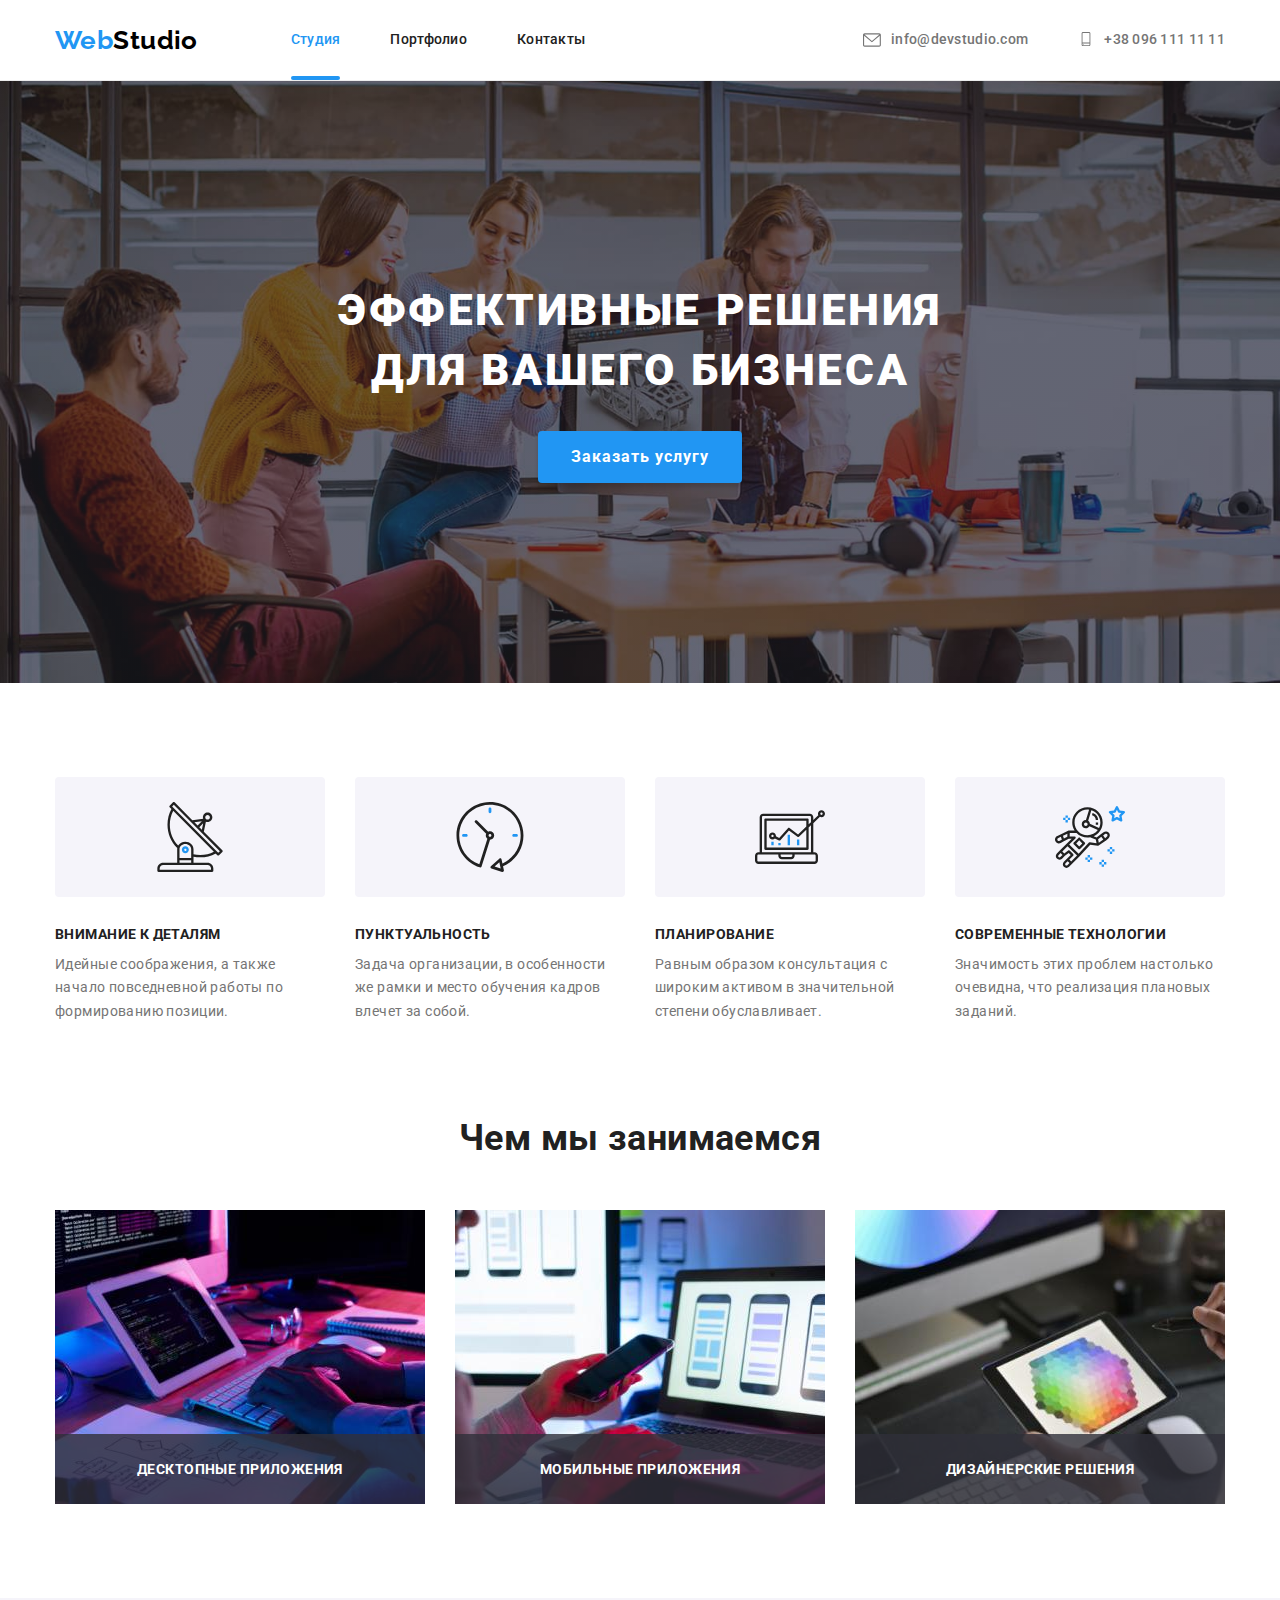
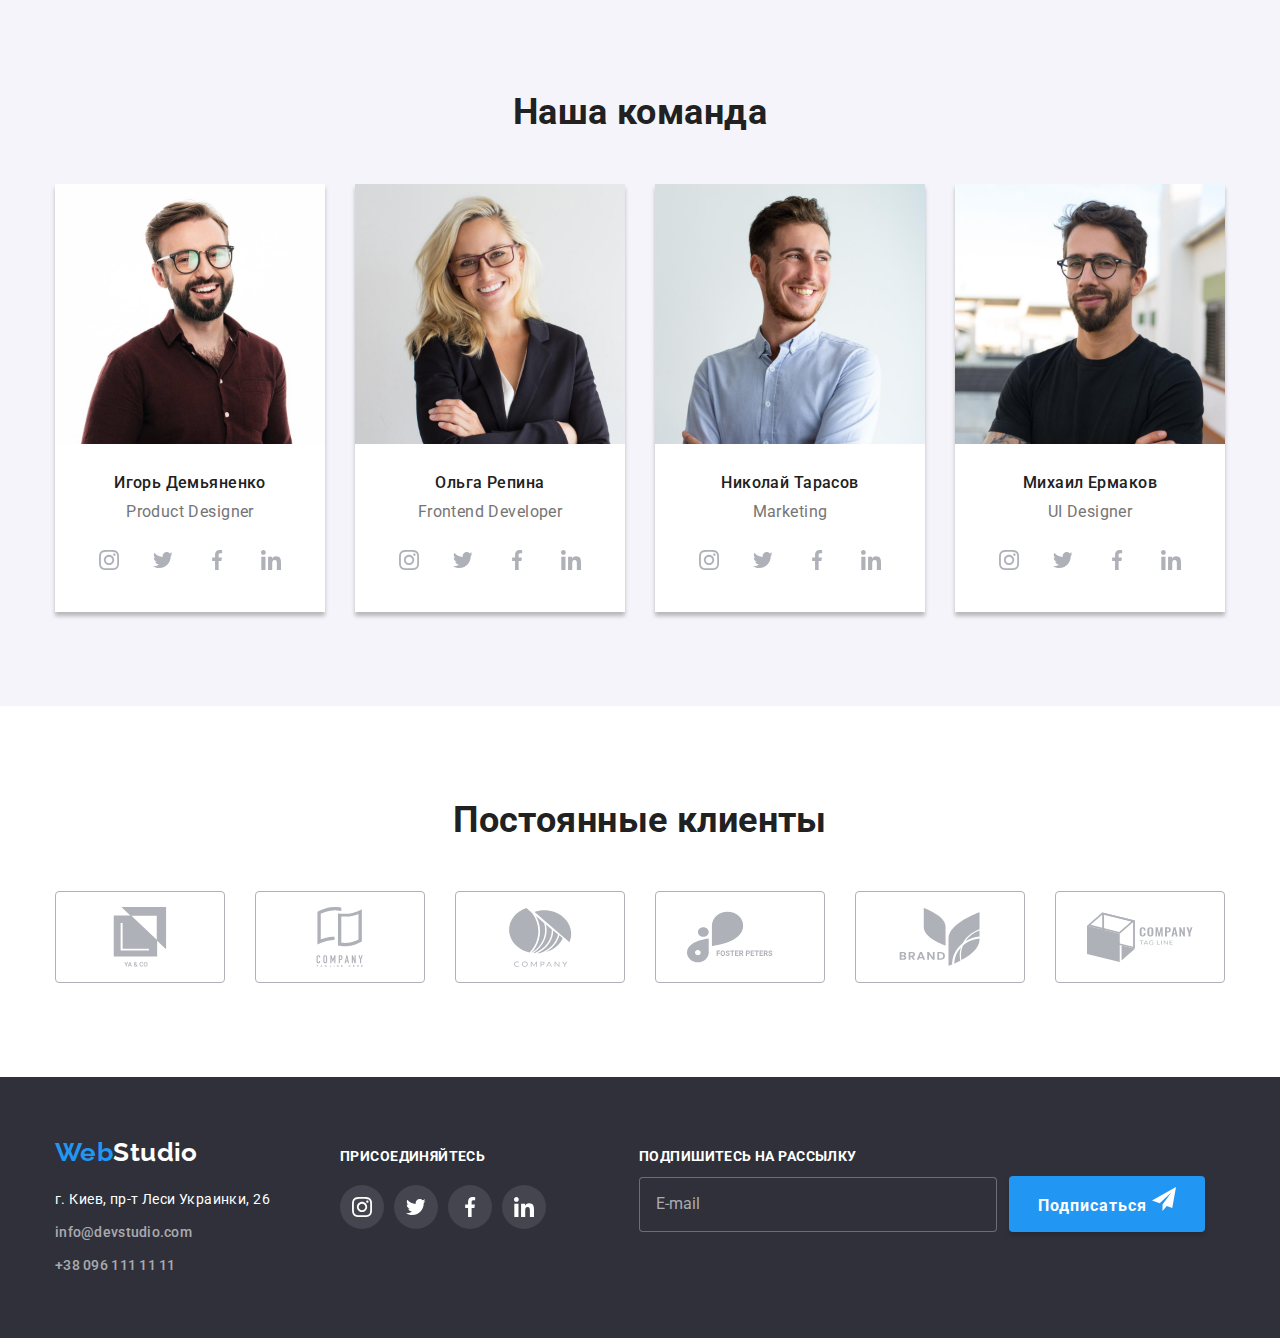
<file: index.html>
<!DOCTYPE html>
<html lang="ru">
<head>
    <meta charset="UTF-8">
    <meta http-equiv="X-UA-Compatible" content="IE=edge">
    <meta name="viewport" content="width=device-width, initial-scale=1.0">
    <link rel="preconnect" href="https://fonts.gstatic.com">
    <link href="https://fonts.googleapis.com/css2?family=Raleway:wght@700&family=Roboto:wght@400;500;700;900&display=swap"
        rel="stylesheet">
        <link rel="stylesheet" href="https://cdnjs.cloudflare.com/ajax/libs/modern-normalize/1.0.0/modern-normalize.min.css">
    <link rel="stylesheet" href="./css/style.css">
    <title>WebStudio</title>
</head>
<body>
    
    <!--HEADER-->
    <header>
        <div class="conteiner cont-head">
                <nav class="navigation">
                    <a href="./index.html" class="logo">
                        <span class="spanlogo">Web</span>Studio
                    </a>
                    <ul class="navigation-list list">
                        <li class="navigation-item"><a href="./index.html " class="nav-link links link activ">Студия</a></li>
                        <li class="navigation-item"><a href="./portfolio.html" class="nav-link links">Портфолио</a></li>
                        <li class="navigation-item"><a href="./index.html" class="nav-link links">Контакты</a></li>
                    </ul>
                </nav>
                    <ul class="link-list list">
                        <li class="item">
                            <a href="mailto:info@devstudio.com"  class="con-link links">
                                <svg class="icon-link" width="18" height="16">
                                    <use href="./img/symbol-defs.svg#envelope"></use>
                                </svg>
                                info@devstudio.com
                            </a>
                        </li>
                        <li class="item">
                            <a href="tel:+380961111111" class="con-link links">
                                <svg class="icon-link" width="16" height="14">
                                    <use href="./img/symbol-defs.svg#smartphone"></use>
                                </svg>
                                +38 096 111 11 11
                            </a>
                        </li>
                    </ul>
            </div>
    </header>
    <main>        
                <!--HERO-->
        <section class="hero">
                        <h1 class="hero-title title">Эффективные решения<br> для вашего бизнеса</h1>
                        
                        <button type="button" class="hero-btn" data-modal-open>Заказать услугу</button>
        </section>       
                <!--RULES-->
        <section class="rules">
                    <div class="conteiner">
                        <h2 class="visually-hidden">Правила ведення бызнесу</h2>
                        <ul class="rules-list list">
                            <li class="rules-item">
                                <div class="rules-box">
                                    <svg class="icon-rules">
                                        <use href="./img/symbol-defs.svg#antenna"></use>
                                    </svg>
                                </div>
                                <h3 class="rules-title title">Внимание к деталям</h3>
                                    <p class="rules-about">Идейные соображения, а также начало повседневной работы по формированию позиции.</p>
                            </li>
                            <li class="rules-item">
                                <div class="rules-box">
                                    <svg class="icon-rules">
                                        <use href="./img/symbol-defs.svg#clock"></use>
                                    </svg>
                                </div>
                                <h3 class="rules-title title">Пунктуальность</h3>
                                    <p class="rules-about">Задача организации, в особенности же рамки и место обучения кадров влечет за собой.</p>
                            </li>
                            <li class="rules-item">
                                <div class="rules-box">
                                    <svg class="icon-rules">
                                        <use href="./img/symbol-defs.svg#diagram"></use>
                                    </svg>
                                </div>
                                <h3 class="rules-title title">Планирование</h3>
                                    <p class="rules-about"> Равным образом консультация с широким активом в значительной степени обуславливает.</p>
                            </li>
                            <li class="rules-item">
                                <div class="rules-box">
                                    <svg class="icon-rules">
                                        <use href="./img/symbol-defs.svg#astronaut" ></use>
                                    </svg>
                                </div>
                                <h3 class="rules-title title">Современные технологии</h3>
                                    <p class="rules-about">Значимость этих проблем настолько очевидна, что реализация плановых заданий.</p>
                            </li>
                        </ul>
                    </div>
        </section>
                <!--WHAT WE DO-->
        <section class="what-we-do">
                    <div class="conteiner">
                        <h2 class="what-title title">Чем мы занимаемся</h2>
                        <ul class="what-list list">
                            <li class="what-item">
                                    <img src="./img/komp.jpg" alt="компютер" width="370" class="what-img">
                                    <p class="what-about">Десктопные приложения</p>
                            </li>
                            <li class="what-item">
                                <img src="./img/tel.jpg" alt="телефон" width="370" class="what-img">
                                <p class="what-about">Мобильные приложения</p>
                            </li>
                            <li class="what-item">
                                <img src="./img/tablet.jpg" alt="планшет" width="370" class="what-img">
                                <p class="what-about">Дизайнерские решения</p>
                            </li>
                        </ul>
                    </div>
        </section>
                <!--OUR TEAM--> 
        <section class="our-team">
                    <div class="conteiner">
                        <h2 class="our-team-title title">Наша команда</h2>
                        <ul class="our-team-list list">
                            <li class="our-team-item">
                                <img src="./img/igor.jpg" alt="фото Игор Демьяненко" width="270" height="260" class="foto">
                                <div class="our-team-box">
                                    <h3 class="our-team-name title">Игорь Демьяненко</h3>
                                    <p class="our-team-work">Product Designer</p>
                                    <ul class="social-list list">
                                        <li class="social-list-item">
                                            <a href="" class="social-link links">
                                                <svg class="social-icon">
                                                    <use href="./img/symbol-defs.svg#instagram"></use>
                                                </svg>
                                            </a>
                                        </li>
                                        <li class="social-list-item">
                                            <a href="" class="social-link links">
                                                <svg class="social-icon">
                                                    <use href="./img/symbol-defs.svg#twiter"></use>
                                                </svg>
                                            </a>
                                        </li>
                                        <li class="social-list-item">
                                            <a href="" class="social-link links">
                                                <svg class="social-icon">
                                                    <use href="./img/symbol-defs.svg#facebook"></use>
                                                </svg>
                                            </a>
                                        </li>
                                        <li class="social-list-item">
                                            <a href="" class="social-link links">
                                                <svg class="social-icon">
                                                    <use href="./img/symbol-defs.svg#linkedin"></use>
                                                </svg>
                                            </a>
                                        </li>
                                    </ul>
                                </div>
                            </li>
                            <li class="our-team-item">
                                <img src="./img/olga.jpg" alt="фото Ольга Репина" width="270" height="260" class="foto">
                                <div class="our-team-box">
                                    <h3 class="our-team-name title">Ольга Репина</h3>
                                    <p class="our-team-work">Frontend Developer</p>
                                    <ul class="social-list list">
                                        <li class="social-list-item">
                                            <a href="" class="social-link links">
                                                <svg class="social-icon">
                                                    <use href="./img/symbol-defs.svg#instagram"></use>
                                                </svg>
                                            </a>
                                        </li>
                                        <li class="social-list-item">
                                            <a href="" class="social-link links">
                                                <svg class="social-icon">
                                                    <use href="./img/symbol-defs.svg#twiter"></use>
                                                </svg>
                                            </a>
                                        </li>
                                        <li class="social-list-item">
                                            <a href="" class="social-link links">
                                                <svg class="social-icon">
                                                    <use href="./img/symbol-defs.svg#facebook"></use>
                                                </svg>
                                            </a>
                                        </li>
                                        <li class="social-list-item">
                                            <a href="" class="social-link links">
                                                <svg class="social-icon">
                                                    <use href="./img/symbol-defs.svg#linkedin"></use>
                                                </svg>
                                            </a>
                                        </li>
                                    </ul>
                                </div>
                            </li>
                            <li class="our-team-item">
                                <img src="./img/nikolaj.jpg" alt="фото Николай Тарасов" width="270" height="260" class="foto">
                                <div class="our-team-box">
                                    <h3 class="our-team-name title">Николай Тарасов</h3>
                                    <p class="our-team-work">Marketing</p>
                                    <ul class="social-list list">
                                        <li class="social-list-item">
                                            <a href="" class="social-link links">
                                                <svg class="social-icon">
                                                    <use href="./img/symbol-defs.svg#instagram"></use>
                                                </svg>
                                            </a>
                                        </li>
                                        <li class="social-list-item">
                                            <a href="" class="social-link links">
                                                <svg class="social-icon">
                                                    <use href="./img/symbol-defs.svg#twiter"></use>
                                                </svg>
                                            </a>
                                        </li>
                                        <li class="social-list-item">
                                            <a href="" class="social-link links">
                                                <svg class="social-icon">
                                                    <use href="./img/symbol-defs.svg#facebook"></use>
                                                </svg>
                                            </a>
                                        </li>
                                        <li class="social-list-item">
                                            <a href="" class="social-link links">
                                                <svg class="social-icon">
                                                    <use href="./img/symbol-defs.svg#linkedin"></use>
                                                </svg>
                                            </a>
                                        </li>
                                    </ul>
                                </div>
                            </li>
                            <li class="our-team-item">
                                <img src="./img/mihail.jpg" alt="фото Михаил Ермаков" width="270" height="260" class="foto">
                                <div class="our-team-box">
                                    <h3 class="our-team-name title">Михаил Ермаков</h3>
                                    <p class="our-team-work">UI Designer</p>
                                    <ul class="social-list list">
                                        <li class="social-list-item">
                                            <a href="" class="social-link links">
                                                <svg class="social-icon">
                                                    <use href="./img/symbol-defs.svg#instagram"></use>
                                                </svg>
                                            </a>
                                        </li>
                                        <li class="social-list-item">
                                            <a href="" class="social-link links">
                                                <svg class="social-icon">
                                                    <use href="./img/symbol-defs.svg#twiter"></use>
                                                </svg>
                                            </a>
                                        </li>
                                        <li class="social-list-item">
                                            <a href="" class="social-link links">
                                                <svg class="social-icon">
                                                    <use href="./img/symbol-defs.svg#facebook"></use>
                                                </svg>
                                            </a>
                                        </li>
                                        <li class="social-list-item">
                                            <a href="" class="social-link links">
                                                <svg class="social-icon">
                                                    <use href="./img/symbol-defs.svg#linkedin"></use>
                                                </svg>
                                            </a>
                                        </li>
                                    </ul>
                                </div>
                            </li>
                        </ul>
                    </div>
        </section>
        <!-- Regular Custumers -->
        <section class="customer">
            <div class="conteiner">
            <h2 class="customer-title title">Постоянные клиенты</h2>
            <ul class="customers-list list">
                <li class="customers-item">
                    <a href="/" class="customers-link">
                        <svg class="customers-icon">
                            <use href="./img/symbol-defs.svg#yaandgo"></use>
                        </svg>
                    </a>
                </li>
                <li class="customers-item">
                    <a href="/" class="customers-link">
                        <svg class="customers-icon">
                            <use href="./img/symbol-defs.svg#companitag"></use>
                        </svg>
                    </a>
                </li>
                <li class="customers-item">
                    <a href="/" class="customers-link">
                        <svg class="customers-icon">
                            <use href="./img/symbol-defs.svg#company"></use>
                        </svg>
                    </a>
                </li>
                <li class="customers-item">
                    <a href="/" class="customers-link">
                        <svg class="customers-icon">
                            <use href="./img/symbol-defs.svg#foster"></use>
                        </svg>
                    </a>
                </li>
                <li class="customers-item">
                    <a href="/" class="customers-link">
                        <svg class="customers-icon">
                            <use href="./img/symbol-defs.svg#brand"></use>
                        </svg>
                    </a>
                </li>
                <li class="customers-item">
                    <a href="/" class="customers-link">
                        <svg class="customers-icon">
                            <use href="./img/symbol-defs.svg#tag"></use>
                        </svg>
                    </a>
                </li>
            </ul>
            </div>
        </section>
    </main>
        <!--подвал-->
    <footer class="basement ">
        <div class=" basement-box conteiner">
        <div class="">
                <a href="/" class="logo basement-logo">
                    <span class="spanlogo">Web</span>Studio
                </a>
                <address class="ft-adres">
                    <p class="adres">г. Киев, пр-т Леси Украинки, 26</p>
                    <ul class="list">
                        <li class="ft-item"><a href="mailto:info@devstudio.com" class="links foot-link mail">info@devstudio.com</a></li>
                        <li><a href="tel:+380961111111" class="links foot-link">+38 096 111 11 11</a></li>
                    </ul>
                </address>
        </div>
            <div class="join">
                    <h3 class="title join-title">присоединяйтесь</h3>
                    <ul class="list join-list social-list">
                        <li class="join-item">
                            <a href="/" class="join-link social-link">
                                <svg class="join-icon social-icon">
                                    <use href="./img/symbol-defs.svg#instagram"></use>
                                </svg>
                             </a>
                        </li>
                        <li class="join-item ">
                            <a href="/" class="join-link social-link">
                                <svg class="join-icon social-icon">
                                    <use href="./img/symbol-defs.svg#twiter"></use>
                                </svg>
                            </a>
                        </li>
                        <li class="join-item">
                            <a href="/" class="join-link social-link">
                                <svg class="join-icon social-icon">
                                    <use href="./img/symbol-defs.svg#facebook"></use>
                                </svg>
                            </a>
                        </li>
                        <li class="join-item" >
                            <a href="/" class="join-link social-link">
                                <svg class="join-icon social-icon">
                                    <use href="./img/symbol-defs.svg#linkedin"></use>
                                </svg>
                            </a>
                        </li>
                    </ul>
            </div>
            <div class="footer-mail">
                <h3 class="footer-mail-title">Подпишитесь на рассылку</h3>
                <form action="#" method="GET" class="footer-form">
                <input type="email" name="user-mail" placeholder="E-mail" class="footer-input">
                <button type="submit" class="footer-button">
                    Подписаться 
                    <svg class="footer-button-icon">
                        <use href="./img/symbol-defs.svg#icon-send"></use>
                    </svg>
                </button>
                </form>
            </div>
        </div>
    </footer>
    <div class="backdrob is-hidden" data-modal>
        <div class="modal">
            <button type="button" data-modal-close class="modal-close-bt">
                <svg class="modal-icon">
                    <use href="./img/symbol-defs.svg#close"></use>
                </svg>
            </button>
            <form action="#" method="GET" class="modal-form">
                <p class="form-about">Оставьте свои данные, мы вам перезвоним</p>
                        <label class="form-label">
                            Имя
                        <span class="form-input-span">
                            <input type="text" class="form-input" name="name" required minlength="2">
                            <svg class="input-icon">
                                <use href="./img/symbol-defs.svg#person-black"></use>
                            </svg>
                        </span>
                        </label>

                        <label class="form-label">
                            Телефон
                        <span class="form-input-span">
                            <input type="tel" class="form-input" name="phone" required pattern="[+][0-9]{11}" title="+38093111111">
                            <svg class="input-icon">
                                <use href="./img/symbol-defs.svg#phone-black"></use>
                            </svg>
                        </span>
                        </label>
                    
                        <label class="form-label">
                            Почта
                        <span class="form-input-span">
                            <input type="email" class="form-input" name="mail" required>
                            <svg class="input-icon">
                                <use href="./img/symbol-defs.svg#email-black"></use>
                            </svg>
                        </span>
                        </label>

                        <label class="form-label-textarea">
                        Комментарий
                        <textarea name="user-message" class="form-textarea" placeholder="Введите текст"></textarea>
                        </label>
                        
                        <label for="policy" class="form-checkbox-policy">
                        <input type="checkbox" name="policy" class="form-checkbox  visually-hidden" id="policy" required>
                        <svg class="checkbox-icon">
                            <use href="./img/Vector.svg"></use>
                        </svg>
                        Соглашаюсь с рассылкой и принимаю 
                            <a class="form-policy-link" href="">Условия договора</a>
                        </label>
                        
                        <button type="submit" class="hero-btn form-btn">Отправить</button>
                
            </form>
        </div>
    </div>
    <script src="./js/modal.js"></script>
</body>
</html>
</file>
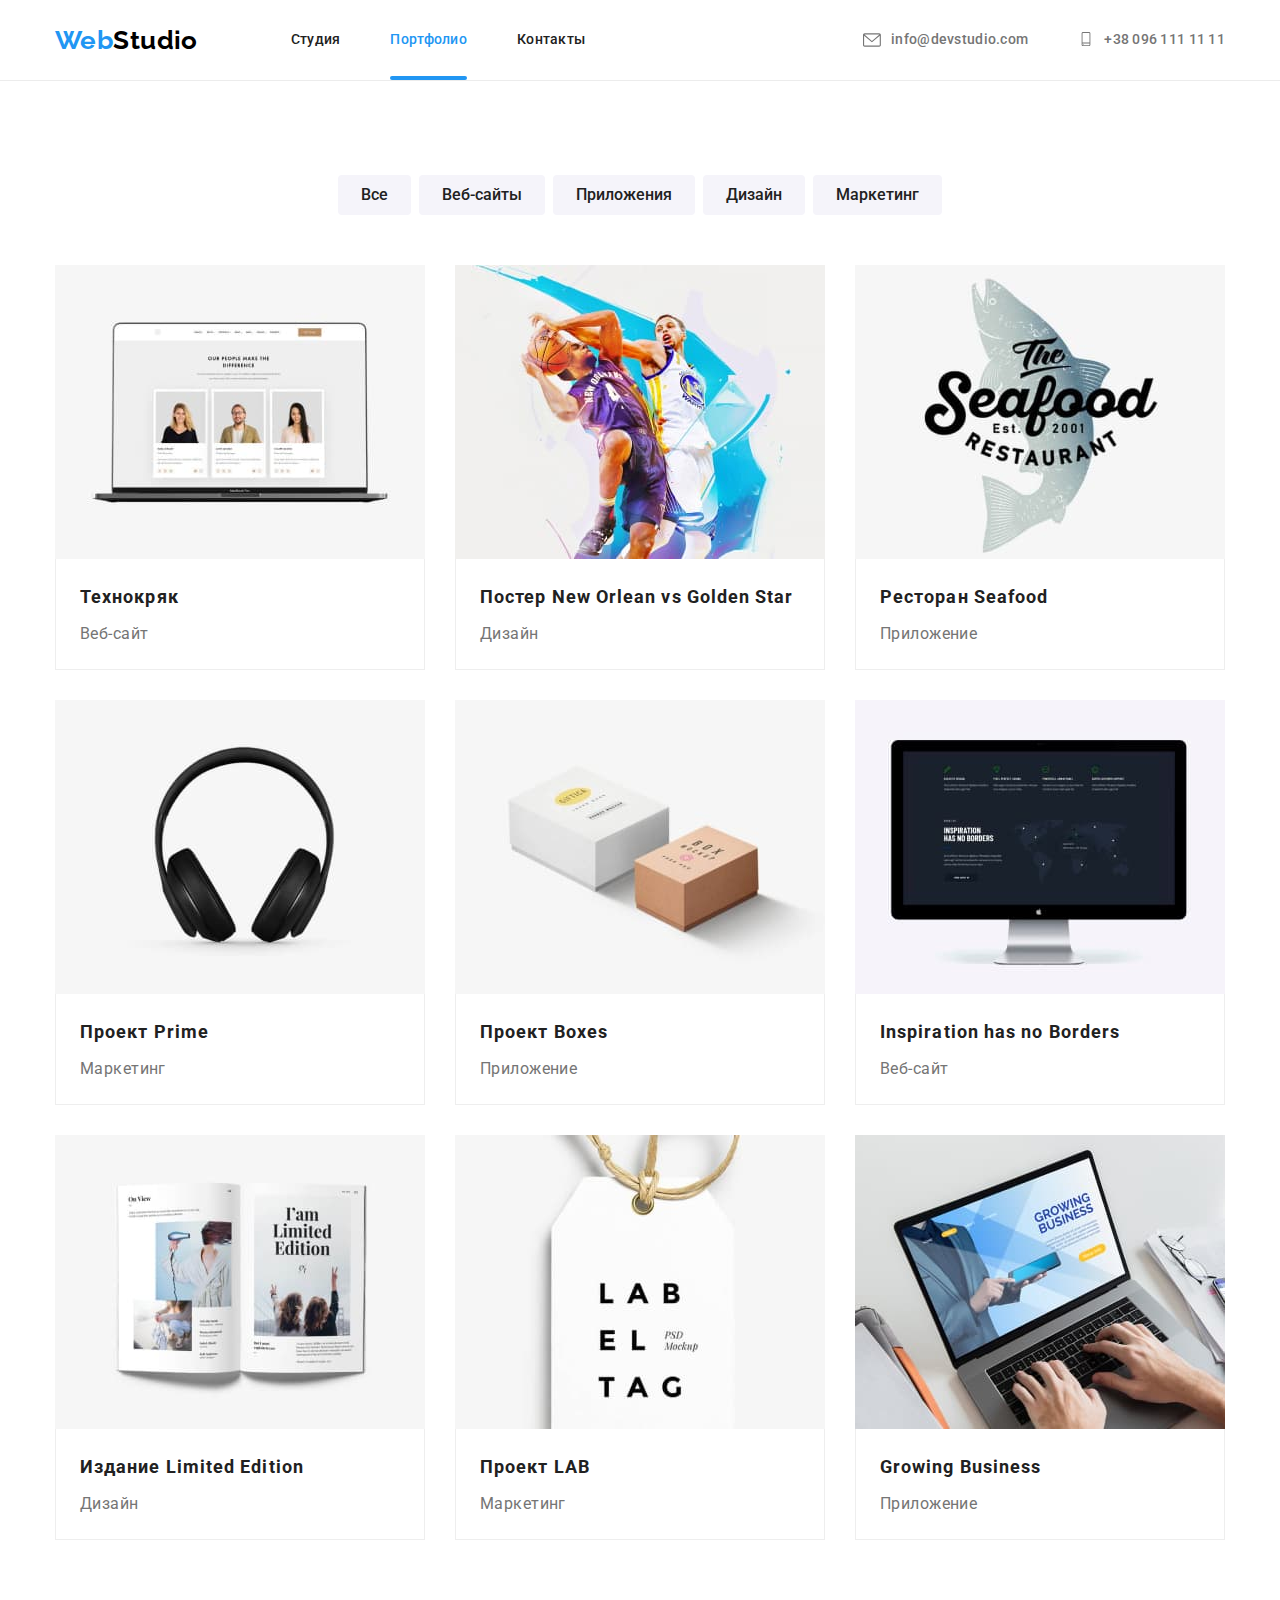
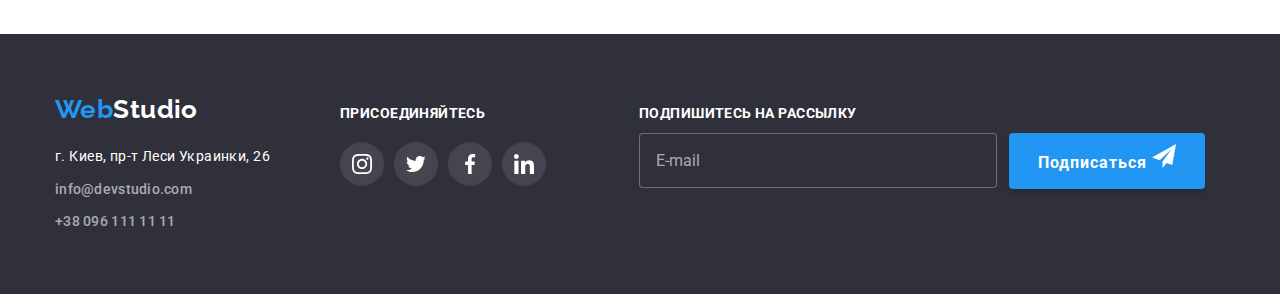
<file: portfolio.html>
<!DOCTYPE html>
<html lang="ru">
<head>
    <meta charset="UTF-8">
    <meta http-equiv="X-UA-Compatible" content="IE=edge">
    <meta name="viewport" content="width=device-width, initial-scale=1.0">
    <link rel="preconnect" href="https://fonts.gstatic.com">
    <link href="https://fonts.googleapis.com/css2?family=Raleway:wght@700&family=Roboto:wght@400;500;700;900&display=swap"
        rel="stylesheet">
       <link rel="stylesheet" href="https://cdnjs.cloudflare.com/ajax/libs/modern-normalize/1.0.0/modern-normalize.min.css">
    <link rel="stylesheet" href="./css/style.css">
    <title>Portfolio</title>
</head>
<body class="page">
        <!--шапка-->
    <header>
        <div class="conteiner cont-head">
            <nav class="navigation">
                <a href="./index.html" class="logo">
                    <span class="spanlogo">Web</span>Studio
                </a>
                <ul class="navigation-list list">
                    <li class="navigation-item"><a href="./index.html " class="nav-link links ">Студия</a></li>
                    <li class="navigation-item"><a href="./portfolio.html" class="nav-link links link activ">Портфолио</a></li>
                    <li class="navigation-item"><a href="./index.html" class="nav-link links">Контакты</a></li>
                </ul>
            </nav>
            <ul class="link-list list">
                <li class="item">
                    <a href="mailto:info@devstudio.com" class="con-link links">
                        <svg class="icon-link" width="18" height="16">
                            <use href="./img/symbol-defs.svg#envelope"></use>
                        </svg>
                        info@devstudio.com
                    </a>
                </li>
                <li class="item">
                    <a href="tel:+380961111111" class="con-link links">
                        <svg class="icon-link" width="16" height="14">
                            <use href="./img/symbol-defs.svg#smartphone"></use>
                        </svg>
                        +38 096 111 11 11
                    </a>
                </li>
            </ul>
        </div>
    </header>
        
            <!--PORTFOLIO-->
            <section class="filters">
                <div class="conteiner">
                    <h1 class="visually-hidden">Портфолио</h1>
                    <h2 class="visually-hidden">Фільтри</h2>
                    <ul class="filters-list list">
                        <li class="filters-item">
                            <button type="button" class="filters-btn">Все</button>
                        </li>
                        <li class="filters-item">
                            <button type="button" class="filters-btn">Веб-сайты</button>
                        </li>
                        <li class="filters-item">
                            <button type="button" class="filters-btn">Приложения</button>
                        </li>
                        <li class="filters-item">
                            <button type="button" class="filters-btn">Дизайн</button>
                        </li>
                        <li class="filters-item">
                            <button type="button" class="filters-btn">Маркетинг</button>
                        </li>
                    </ul>
                    <ul class="gallery list ">
                        <li class="gallery-item">
                            <a href="/" class="gallery-link">
                                <div class="gallery-overlay-box">
                                    <img src="./img/tehkrjak.jpg" alt="ноутбук" width="370" height="294" class="poster">
                                    <p class="overlay">
                                        Технокряк это современная площадка распространения коронавируса. Компании используют эту платформу для цифрового
                                        шпионажа и атак на защищённые сервера конкурентов.
                                    </p>
                                </div>
                                    <div class="gallery-box">
                                        <h3 class="gallery-title title">Технокряк</h3>
                                        <p class="gallery-about">Веб-сайт</p>
                                    </div>
                            </a>
                        </li>
                        <li class="gallery-item">
                            <a href="/" class="gallery-link">
                                <div class="gallery-overlay-box">
                                    <img src="./img/new-orlean.jpg" alt="постер" width="370" height="294" class="poster">
                                    <p class="overlay">
                                        Технокряк это современная площадка распространения коронавируса. Компании используют эту платформу для цифрового
                                        шпионажа и атак на защищённые сервера конкурентов.
                                    </p>
                                </div>
                                    <div class="gallery-box">
                                        <h3 class="gallery-title title">Постер <span lang="en">New Orlean vs Golden Star</span></h3>
                                        <p class="gallery-about">Дизайн</p>
                                    </div>
                            </a>
                        </li>
                        <li class="gallery-item">
                            <a href="/" class="gallery-link">
                                <div class="gallery-overlay-box">
                                    <img src="./img/seafood.jpg" alt="логотип ресторана" width="370" height="294" class="poster">
                                    <p class="overlay">
                                        Технокряк это современная площадка распространения коронавируса. Компании используют эту платформу для цифрового
                                        шпионажа и атак на защищённые сервера конкурентов.
                                    </p>
                                </div>
                                    <div class="gallery-box">
                                        <h3 class="gallery-title title">Ресторан <span lang="en">Seafood</span></h3>
                                        <p class="gallery-about">Приложение</p>
                                    </div>
                            </a>
                        </li>
                        <li class="gallery-item">
                            <a href="/" class="gallery-link">
                                <div class="gallery-overlay-box">
                                    <img src="./img/prime.jpg" alt="наушники" width="370" height="294" class="poster">
                                    <p class="overlay">
                                        Технокряк это современная площадка распространения коронавируса. Компании используют эту платформу для цифрового
                                        шпионажа и атак на защищённые сервера конкурентов.
                                    </p>
                                </div>
                                
                                    <div class="gallery-box">
                                        <h3 class="gallery-title title">Проект <span lang="en">Prime</span></h3>
                                        <p class="gallery-about">Маркетинг</p>
                                    </div>
                            </a>
                        </li>
                        <li class="gallery-item">
                            <a href="/" class="gallery-link">
                                <div class="gallery-overlay-box">
                                    <img src="./img/boxes.jpg" alt="дві коробки" width="370" height="294" class="poster">
                                    <p class="overlay">
                                        Технокряк это современная площадка распространения коронавируса. Компании используют эту платформу для цифрового
                                        шпионажа и атак на защищённые сервера конкурентов.
                                    </p>
                                </div>
                                    <div class="gallery-box">
                                        <h3 class="gallery-title title">Проект <span lang="en">Boxes</span></h3>
                                        <p class="gallery-about">Приложение</p>
                                    </div>
                            </a>
                        </li>
                        <li class="gallery-item">
                            <a href="/" class="gallery-link">
                                <div class="gallery-overlay-box">
                                    <img src="./img/borders.jpg" alt="компютер" width="370" height="294" class="poster">
                                    <p class="overlay">
                                        Технокряк это современная площадка распространения коронавируса. Компании используют эту платформу для цифрового
                                        шпионажа и атак на защищённые сервера конкурентов.
                                    </p>
                                </div>
                                    <div class="gallery-box">
                                        <h3 class="gallery-title title"><span lang="en">Inspiration has no Borders</span></h3>
                                        <p class="gallery-about">Веб-сайт</p>
                                    </div>
                            </a>
                        </li>
                        <li class="gallery-item">
                            <a href="/" class="gallery-link">
                                <div class="gallery-overlay-box">
                                    <img src="./img/limited-edition.jpg" alt="книга" width="370" height="294" class="poster">
                                    <p class="overlay">
                                        Технокряк это современная площадка распространения коронавируса. Компании используют эту платформу для цифрового
                                        шпионажа и атак на защищённые сервера конкурентов.
                                    </p>
                                </div>
                                    <div class="gallery-box">
                                        <h3 class="gallery-title title">Издание <span lang="en">Limited Edition</span></h3>
                                        <p class="gallery-about">Дизайн</p>
                                    </div>
                            </a>
                        </li>
                        <li class="gallery-item">
                            <a href="/" class="gallery-link">
                                <div class="gallery-overlay-box">
                                    <img src="./img/lab.jpg" alt="етикетка" width="370" height="294" class="poster">
                                    <p class="overlay">
                                        Технокряк это современная площадка распространения коронавируса. Компании используют эту платформу для цифрового
                                        шпионажа и атак на защищённые сервера конкурентов.
                                    </p>
                                </div>
                                    <div class="gallery-box">
                                        <h3 class="gallery-title title">Проект <span lang="en">LAB</span></h3>
                                        <p class="gallery-about">Маркетинг</p>
                                    </div>
                            </a>
                        </li>
                        <li class="gallery-item">
                            <a href="/" class="gallery-link">
                                <div class="gallery-overlay-box">
                                    <img src="./img/growing-business.jpg" alt="ноутбук" width="370" height="294" class="poster">
                                    <p class="overlay">
                                        Технокряк это современная площадка распространения коронавируса. Компании используют эту платформу для цифрового
                                        шпионажа и атак на защищённые сервера конкурентов.
                                    </p>
                                </div>
                                    <div class="gallery-box">
                                        <h3 class="gallery-title title"><span lang="en">Growing Business</span></h3>
                                        <p class="gallery-about">Приложение</p>
                                    </div>
                            </a>
                        </li>
                    </ul>
                </div>
            </section>
        </main>
        <footer class="basement ">
            <div class=" basement-box conteiner">
                <div class="">
                    <a href="/" class="logo basement-logo">
                        <span class="spanlogo">Web</span>Studio
                    </a>
                    <address class="ft-adres">
                        <p class="adres">г. Киев, пр-т Леси Украинки, 26</p>
                        <ul class="list">
                            <li class="ft-item"><a href="mailto:info@devstudio.com"
                                    class="links foot-link mail">info@devstudio.com</a></li>
                            <li><a href="tel:+380961111111" class="links foot-link">+38 096 111 11 11</a></li>
                        </ul>
                    </address>
                </div>
                <div class="join">
                    <h3 class="title join-title">присоединяйтесь</h3>
                    <ul class="list join-list social-list">
                        <li class="join-item">
                            <a href="/" class="join-link social-link">
                                <svg class="join-icon social-icon">
                                    <use href="./img/symbol-defs.svg#instagram"></use>
                                </svg>
                            </a>
                        </li>
                        <li class="join-item ">
                            <a href="/" class="join-link social-link">
                                <svg class="join-icon social-icon">
                                    <use href="./img/symbol-defs.svg#twiter"></use>
                                </svg>
                            </a>
                        </li>
                        <li class="join-item">
                            <a href="/" class="join-link social-link">
                                <svg class="join-icon social-icon">
                                    <use href="./img/symbol-defs.svg#facebook"></use>
                                </svg>
                            </a>
                        </li>
                        <li class="join-item">
                            <a href="/" class="join-link social-link">
                                <svg class="join-icon social-icon">
                                    <use href="./img/symbol-defs.svg#linkedin"></use>
                                </svg>
                            </a>
                        </li>
                    </ul>
                </div>
                <div class="footer-mail">
                    <h3 class="footer-mail-title">Подпишитесь на рассылку</h3>
                    <form action="#" method="GET" class="footer-form">
                        <input type="email" name="user-mail" placeholder="E-mail" class="footer-input">
                        <button type="submit" class="footer-button">
                            Подписаться
                            <svg class="footer-button-icon">
                                <use href="./img/symbol-defs.svg#icon-send"></use>
                            </svg>
                        </button>
                    </form>
                </div>
            </div>
        </footer>
    
</body>
</html>
</file>
<file: css/style.css>
:root {
  --font-family: Roboto, sans-serif;
  --letter-spacing: 0.03em;
  --color-link: #2196f3;
  --color-title: #212121;
  --font-title: 700;
  --font-size: 14px;
  --background-color: #ffffff;
  --background: #f5f4fa;
  --color-text: #757575;
  --color-text-two: #ffffff;
  --color-icon: #afb1b8;
  --time-animation: 250ms;
  --cubic: cubic-bezier(0.4, 0, 0.2, 1);
}
body {
  font-family: var(--font-family);
  letter-spacing: var(--letter-spacing);
  color: var(--color-text);
  font-size: var(--font-size);
  background-color: var(--background-color);
}
h1,
h2,
h3,
p {
  margin-top: 0;
  margin-bottom: 0;
}
ul {
  margin-top: 0;
  margin-bottom: 0;
  padding-left: 0;
}
section {
  padding-top: 94px;
}
img {
  display: block;
}
header {
  border-bottom: 1px solid #ececec;
}
footer {
  background-color: #2f303a;
}

/*=============COMPONENT=============*/
.conteiner {
  width: 1200px;
  padding-left: 15px;
  padding-right: 15px;
  margin: 0 auto;
}
.list {
  list-style: none;
}
.links {
  position: relative;

  font-weight: 500;
  font-size: var(--font-size);
  line-height: 1.14;
  letter-spacing: 0.02em;
  color: var(--color-title);
  text-decoration: none;

  transition: color var(--time-animation) var(--cubic);
}
.links:focus,
.links:hover {
  color: var(--color-link);
  fill: var(--color-link);
}
.link {
  color: var(--color-link);
}
.title {
  font-weight: var(--font-title);
  font-size: 36px;
  line-height: 1.16;
  color: var(--color-title);
  text-align: center;
}
.visually-hidden {
  position: absolute;
  width: 1px;
  height: 1px;
  margin: -1px;
  border: 0;
  padding: 0;

  white-space: nowrap;
  clip-path: inset(100%);
  clip: rect(0 0 0 0);
  overflow: hidden;
}
.social-list {
  display: flex;
  justify-content: space-between;
}
.social-link {
  display: flex;
  align-items: center;
  justify-content: center;
  width: 44px;
  height: 44px;
  background-color: var(--background-color);
  border-radius: 50%;
  transition: background-color var(--time-animation) var(--cubic);
}
.social-link:hover,
.social-link:focus {
  background-color: var(--color-link);
}
.social-link:hover .social-icon,
.social-link:focus .social-icon {
  fill: var(--background-color);
}
.social-icon {
  fill: var(--color-icon);
  width: 20px;
  height: 20px;
  transition: fill var(--time-animation) var(--cubic);
}
.activ::after {
  position: absolute;

  content: "";
  background-color: var(--color-link);
  width: 100%;
  height: 4px;
  top: 76px;
  border-radius: 2px;
}
/*=============END COMPONENT=============*/
/* ==============MODAL WINDOW============== */
.backdrob {
  position: fixed;
  width: 100vw;
  height: 100vh;
  top: 0;
  left: 0;
  transform: scale(1);
  background-color: rgba(0, 0, 0, 0.2);
  z-index: 100;
  transition: opacity var(--time-animation) var(--cubic),
    visibility var(--time-animation) var(--cubic),
    transform var(--time-animation) var(--cubic);
}
.is-hidden {
  opacity: 0;
  visibility: hidden;
  pointer-events: none;
  transform: scale(0.5);
}
.modal {
  position: absolute;
  left: 50%;
  top: 50%;
  transform: translate(-50%, -50%);
  padding: 40px;

  width: 528px;
  height: 581px;
  background-color: #fff;

  border-radius: 4px;
  box-shadow: 0px 4px 4px rgba(0, 0, 0, 0.25);
}

.modal-close-bt {
  display: flex;
  align-items: center;
  justify-content: center;
  width: 30px;
  height: 30px;
  background-color: transparent;
  cursor: pointer;
  border-radius: 50%;

  position: absolute;
  top: 8px;
  right: 8px;
  padding: 0;
  border: 1px solid rgba(0, 0, 0, 0.1);
  box-shadow: 0px 4px 4px rgba(0, 0, 0, 0.25);
  transition: box-shadow var(--time-animation) var(--cubic);
}
.modal-close-bt:hover,
.modal-close-bt:focus {
  box-shadow: none;
}
.modal-close-bt:hover .modal-icon,
.modal-close-bt:focus .modal-icon {
  fill: var(--color-link);
}
.modal-icon {
  width: 18px;
  height: 18px;
  fill: #000000;
  transition: fill var(--time-animation) var(--cubic);
}
.modal-form {
  display: flex;
  flex-direction: column;
}
.form-about {
  font-style: normal;
  font-weight: bold;
  font-size: 20px;
  line-height: 1.15;
  text-align: center;

  color: #212121;
  margin-bottom: 12px;
}
.form-label {
  margin-bottom: 10px;
}
.form-input {
  width: 100%;
  height: 40px;
  padding-left: 42px;
  border: 1px solid rgba(33, 33, 33, 0.2);
  border-radius: 4px;
  transition: border var(--time-animation) var(--cubic);
}
.form-input:focus {
  border-color: var(--color-link);
  outline: none;
}
.form-input-span {
  display: block;
  position: relative;
  margin-top: 4px;
}
.input-icon {
  position: absolute;
  top: 50%;
  left: 12px;
  transform: translateY(-50%);

  width: 18px;
  height: 18px;

  transition: fill var(--time-animation) var(--cubic);
}
.form-input:focus + .input-icon {
  fill: var(--color-link);
}
.form-label-textarea {
  margin-bottom: 20px;
}
.form-textarea {
  width: 100%;
  height: 120px;
  padding: 12px 16px;

  border: 1px solid rgba(33, 33, 33, 0.2);
  border-radius: 4px;
  resize: none;
  transition: border var(--time-animation) var(--cubic);
}
.form-textarea:focus {
  border-color: var(--color-link);
  outline: none;
}
.form-checkbox-policy {
  position: relative;
  margin-bottom: 30px;
  padding-left: 32px;
}
.checkbox-icon {
  position: absolute;
  display: block;
  width: 16px;
  height: 15px;
  left: 10px;
  border: 1px solid #000000;
  border-radius: 4px;
}
.form-checkbox:checked ~ .checkbox-icon {
  border-color: #188ce8;
  background-image: url(../img/icon-check.svg);
  background-size: contain;
  background-origin: border-box;
}
.form-btn {
  width: 200px;
  height: 50px;
  align-self: center;
}
/* ==============END MODAL WINDOW============== */
/*=============HEADER=============*/
.cont-head {
  display: flex;
  align-items: center;
}
.navigation {
  display: flex;
  align-items: center;
}
.logo {
  font-family: Raleway, sans-serif;
  font-weight: var(--font-title);
  font-size: 26px;
  line-height: 1.19;
  color: #000000;
  text-decoration: none;
}
.spanlogo {
  color: var(--color-link);
}
.navigation-list {
  display: flex;
  margin-left: 93px;
}
.navigation-item {
  margin-right: 50px;
}
.navigation-item:last-child {
  margin-right: 0;
}
.navigation-list .links {
  display: flex;
  padding-top: 32px;
  padding-bottom: 32px;
}

.link-list {
  display: flex;
  margin-left: auto;
  justify-content: center;
  align-self: center;
}
.link-list .con-link {
  display: flex;
  padding-top: 32px;
  padding-bottom: 32px;
}
.link-list .item {
  margin-right: 50px;
}
.link-list .item:last-child {
  margin-right: 0;
}
.con-link {
  color: var(--color-text);
}
.icon-link {
  display: block;
  margin-right: 10px;
  justify-content: center;

  fill: var(--color-text);
  transition: fill var(--time-animation) var(--cubic);
}
.links:focus .icon-link,
.links:hover .icon-link {
  fill: var(--color-link);
}

/*=============END HEADER=============*/
/*=============HERO=============*/
.hero {
  background-color: #2f303a;
  text-align: center;
  padding: 200px 0;

  max-width: 1600px;
  min-height: 600px;
  margin-left: auto;
  margin-right: auto;
  background-image: linear-gradient(
      to right,
      rgba(47, 48, 58, 0.4),
      rgba(47, 48, 58, 0.4)
    ),
    url("../img/banner.jpg");
  background-size: cover;
}
.hero-title {
  font-weight: 900;
  font-size: 44px;
  line-height: 1.36;
  letter-spacing: 0.06em;
  text-transform: uppercase;

  margin-bottom: 30px;

  color: var(--color-text-two);
}
.hero-btn {
  font-weight: var(--font-title);
  font-size: 16px;
  line-height: 1.87;
  text-align: center;
  letter-spacing: 0.06em;

  color: var(--color-text-two);
  background-color: var(--color-link);

  cursor: pointer;

  padding: 10px 32px;
  border-radius: 4px;
  border: 1px solid transparent;
  box-shadow: 0px 4px 4px 0px rgba(0, 0, 0, 0.15);
  transition: background-color var(--time-animation) var(--cubic);
}
.hero-btn:hover,
.hero-btn:focus {
  background-color: #188ce8;
}
/*=============END HERO=============*/
/*=============RULES=============*/
.rules-list {
  display: flex;
}
.rules-item {
  width: 270px;
  margin-right: 30px;
  text-align: left;
}
.rules-item:last-child {
  margin-right: 0;
}
.rules-box {
  display: flex;
  justify-content: center;
  align-items: center;
  width: 270px;
  height: 120px;
  border-radius: 4px;
  margin-bottom: 30px;
  background-color: var(--background);
}

.rules-title {
  margin-bottom: 10px;

  font-size: 14px;
  line-height: 1.14;
  text-transform: uppercase;
  text-align: left;
}
.rules-about {
  margin-top: 0;
  margin-bottom: 0;

  line-height: 1.71;
}
.icon-rules {
  width: 70px;
  height: 70px;
}
/*=============END RULES=============*/
/*=============WHAT WE DO=============*/
.what-we-do {
  padding-bottom: 94px;
}
.what-title {
  margin-bottom: 50px;
}
.what-list {
  display: flex;
  margin-top: -30px;
  margin-left: -30px;
}
.what-item {
  position: relative;
  margin-top: 30px;
  margin-left: 30px;
}
.what-about {
  position: absolute;
  width: 370px;
  height: 70px;
  top: 224px;
  left: 0;

  padding: 27px 0;
  font-style: normal;
  font-weight: bold;
  line-height: 16px;
  text-align: center;
  text-transform: uppercase;

  background-color: rgba(47, 48, 58, 0.8);
  color: #fff;
}

/*=============END WHAT WE DO=============*/
/*=============OUR TEAM=============*/
.our-team {
  background-color: var(--background);
  margin-bottom: 0;
  padding-bottom: 94px;
}
.our-team-title {
  margin-bottom: 50px;
}
.our-team-list {
  display: flex;
  margin-top: -30px;
  margin-left: -30px;
}
.our-team-item {
  background-color: var(--background-color);
  margin-top: 30px;
  margin-left: 30px;
  width: 270px;
  box-shadow: 0px 4px 4px rgba(0, 0, 0, 0.25);
}

.foto {
}
.our-team-box {
  text-align: center;
  padding: 30px 32px;
}

.our-team-name {
  margin-bottom: 10px;

  font-weight: 500;
  font-size: 16px;
  line-height: 1.18;
}
.our-team-work {
  margin-bottom: 16px;
  font-size: 16px;
  line-height: 1.18;
}

/*=============END OUR TEAM=============*/
/*=============Regular Custumers==========*/
.customer {
  padding-bottom: 94px;
}
.customer-title {
  margin-bottom: 50px;
}
.customers-list {
  display: flex;
}
.customers-item + .customers-item {
  margin-left: 30px;
}
.customers-link {
  display: flex;
  align-items: center;
  justify-content: center;
  width: 170px;
  height: 92px;
  border: 1px solid var(--color-icon);
  border-radius: 4px;
  transition: border var(--time-animation) var(--cubic);
}
.customers-link:focus,
.customers-link:hover {
  border: 1px solid var(--color-link);
}

.customers-icon {
  fill: var(--color-icon);
  width: 106px;
  height: 60px;
  transition: fill var(--time-animation) var(--cubic);
}
.customers-link:focus .customers-icon,
.customers-link:hover .customers-icon {
  fill: var(--color-link);
}
/*=============END Regular Custumers==========*/
/*=============PORTFOLIO=============*/
.filters {
  padding-bottom: 94px;
}
.filters-list {
  display: flex;
  margin-bottom: 50px;
  justify-content: center;
}
.filters-item {
  margin-right: 8px;
}
.filters-item:last-child {
  margin-right: 0;
}
.filters-btn {
  font-weight: 500;
  font-size: 16px;
  line-height: 1.62;
  text-align: center;

  cursor: pointer;

  color: var(--color-title);
  background: var(--background);

  border-radius: 4px;
  border: 1px solid transparent;
  padding: 6px 22px;
  transition: color var(--time-animation) var(--cubic),
    background-color var(--time-animation) var(--cubic),
    box-shadow var(--time-animation) var(--cubic);
}
.filters-btn:focus,
.filters-btn:hover {
  color: var(--background-color);
  background-color: var(--color-link);
  box-shadow: 0px 3px 1px rgba(0, 0, 0, 0.1), 0px 1px 2px rgba(0, 0, 0, 0.08),
    0px 2px 2px rgba(0, 0, 0, 0.12);
}
.gallery {
  display: flex;
  flex-wrap: wrap;
  margin-top: -30px;
  margin-right: -30px;
}
.gallery-item {
  margin-top: 30px;
  margin-right: 30px;
  width: 370px;
}
.gallery-box {
  border: 1px solid #eeeeee;
  border-top: 0;
  padding: 20px 24px;
  text-align: left;
}
.poster {
}
.gallery-link {
  display: block;
  text-decoration: none;
  transition: box-shadow var(--time-animation) var(--cubic);
}
.gallery-link:hover,
.gallery-link:focus {
  box-shadow: 0px 1px 1px rgba(0, 0, 0, 0.12), 0px 4px 4px rgba(0, 0, 0, 0.06),
    1px 4px 6px rgba(0, 0, 0, 0.16);
}
.gallery-overlay-box {
  position: relative;
  overflow: hidden;
}
.overlay {
  color: var(--color-text-two);
  background-color: rgba(33, 150, 243, 0.9);

  font-style: normal;
  font-weight: normal;
  font-size: 18px;
  line-height: 1.56;

  position: absolute;
  top: 0;
  left: 0;
  height: 100%;
  width: 100%;
  padding: 63px 24px;
  overflow: auto;
  transform: translateY(100%);
  transition: transform var(--time-animation) var(--cubic);
}
.gallery-link:hover .overlay,
.gallery-link:focus .overlay {
  transform: translateY(0%);
}

.gallery-title {
  margin-bottom: 4px;

  font-size: 18px;
  line-height: 2;
  letter-spacing: 0.06em;
  text-align: left;
}
.gallery-about {
  font-size: 16px;
  line-height: 1.87;
  color: #757575;
}
/*=============END PORTFOLIO=============*/
/*=============FOOTER=============*/
.basement {
  padding: 60px 15px;
}
.basement-box {
  display: flex;
  align-items: baseline;
}
.basement-logo {
  color: var(--color-text-two);
}
.ft-adres {
  margin-top: 20px;
  font-style: normal;
}
.adres {
  margin-top: 0;
  margin-bottom: 9px;
  line-height: 1.71;
  color: var(--color-text-two);
  text-decoration: none;
}
.foot-link {
  line-height: 1.71;
  color: rgba(255, 255, 255, 0.6);
}
.ft-item {
  margin-bottom: 9px;
}
.join {
  margin-left: 70px;
}
.join-title {
  color: var(--color-text-two);
  margin-bottom: 20px;
  font-family: Roboto;
  font-style: normal;
  font-size: 14px;
  line-height: 1.14;
  letter-spacing: 0.03em;
  text-transform: uppercase;
  text-align: left;
}
.join-list {
}
.join-item + .join-item {
  margin-left: 10px;
}
.join-link {
  background-color: #44454e;
  transition: background-color var(--time-animation) var(--cubic);
}
.join-link:focus,
.join-link:hover {
  background-color: var(--color-link);
}
.join-icon {
  fill: var(--color-text-two);
  transition: fill var(--time-animation) var(--cubic);
}
.footer-mail {
  margin-left: 93px;
}
.footer-mail-title {
  font-style: normal;
  font-weight: bold;
  font-size: 14px;
  line-height: 16px;
  text-transform: uppercase;

  color: #ffffff;
  margin-bottom: 12px;
}
.footer-form {
  display: flex;
  align-items: center;
}
.footer-input {
  width: 358px;
  height: 55px;
  color: var(--color-text-two);
  background: #2f303a;
  border: 1px solid rgba(255, 255, 255, 0.3);
  box-shadow: (0px 4px 4px rgba(0, 0, 0, 0.15));
  border-radius: 4px;
  padding-left: 16px;
  margin-right: 12px;
}
.footer-input::placeholder {
  font-style: normal;
  font-weight: normal;
  font-size: 16px;
  line-height: 1.25;

  color: rgba(255, 255, 255, 0.6);
}
.footer-button {
  font-weight: var(--font-title);
  font-size: 16px;
  line-height: 1.87;
  text-align: center;
  letter-spacing: 0.06em;

  color: var(--color-text-two);
  background-color: var(--color-link);

  cursor: pointer;

  padding: 10px 28px;
  border-radius: 4px;
  border: 1px solid transparent;
  box-shadow: 0px 4px 4px 0px rgba(0, 0, 0, 0.15);
  transition: background-color var(--time-animation) var(--cubic);
}
.hero-btn:hover,
.hero-btn:focus {
  background-color: #188ce8;
}
.footer-button-icon {
  fill: #fff;
  width: 24px;
  height: 24px;
}

/*=============END FOOTER=============*/
</file>
